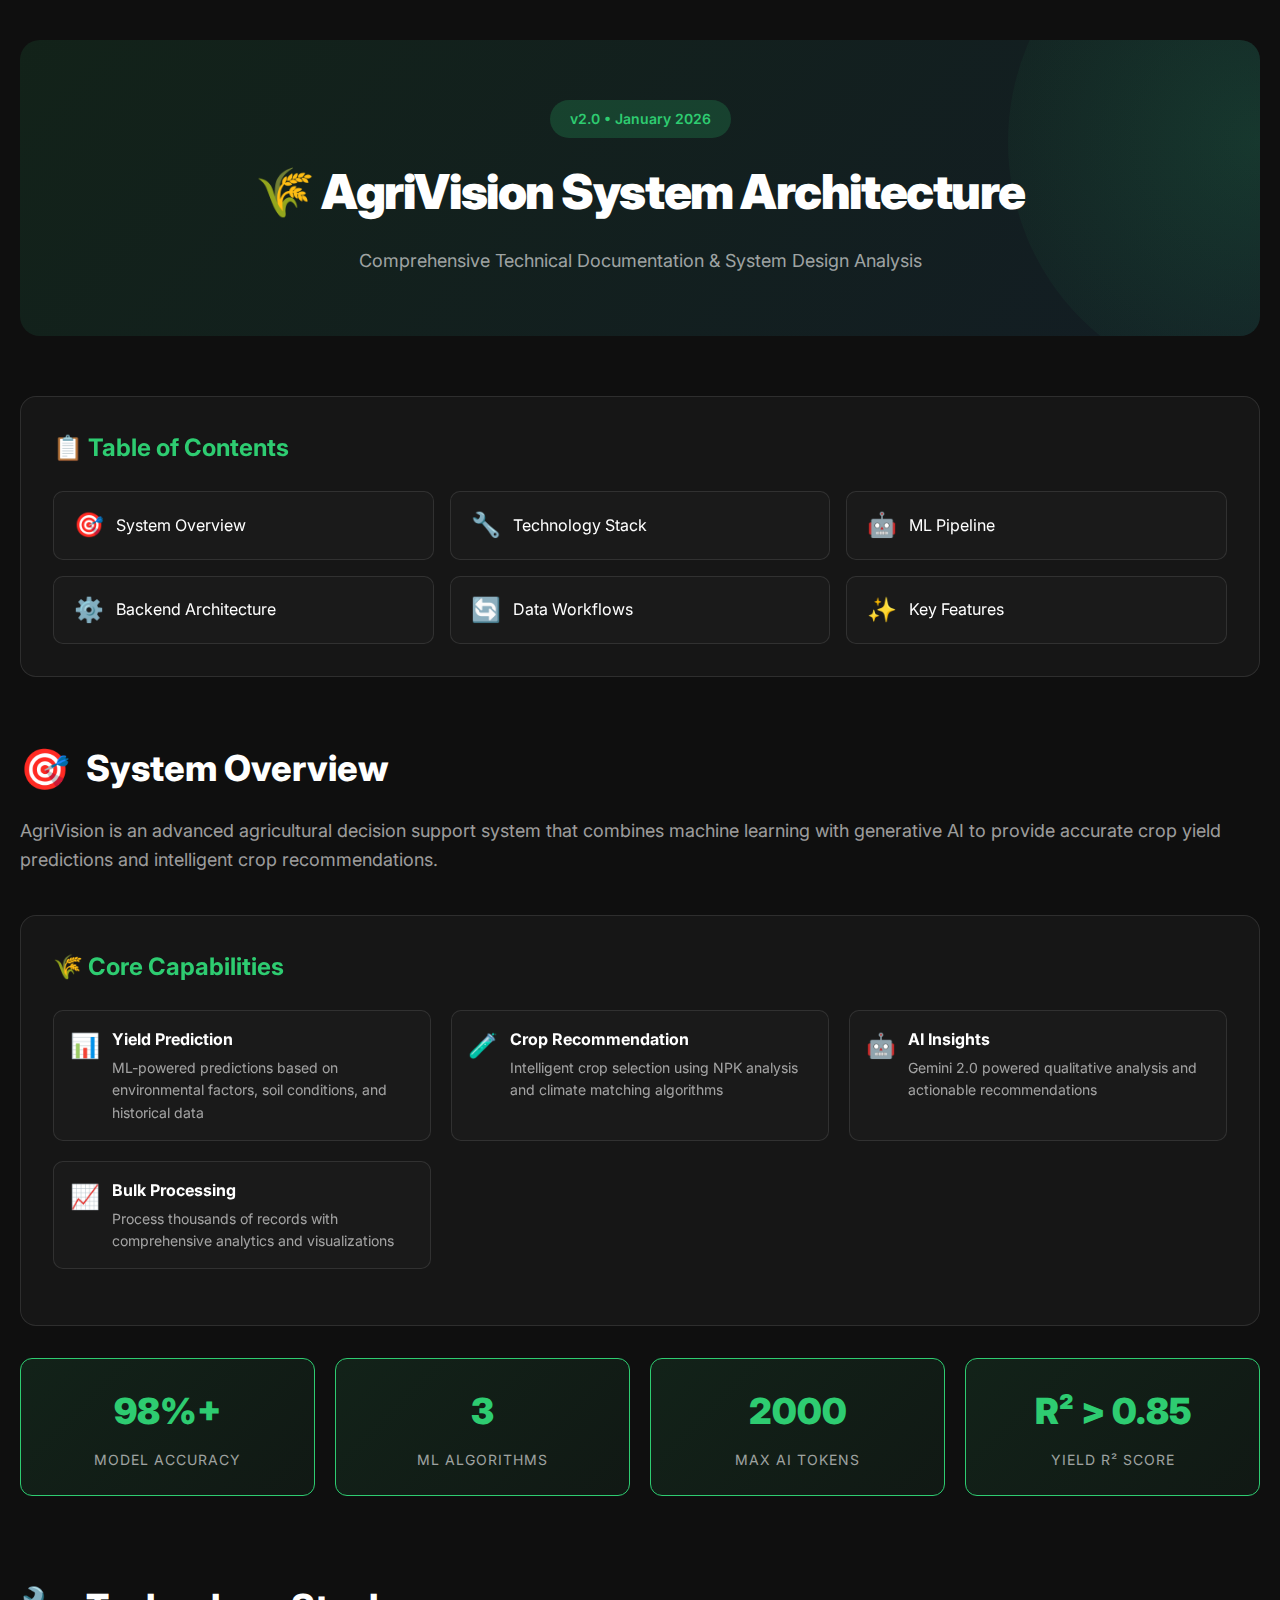
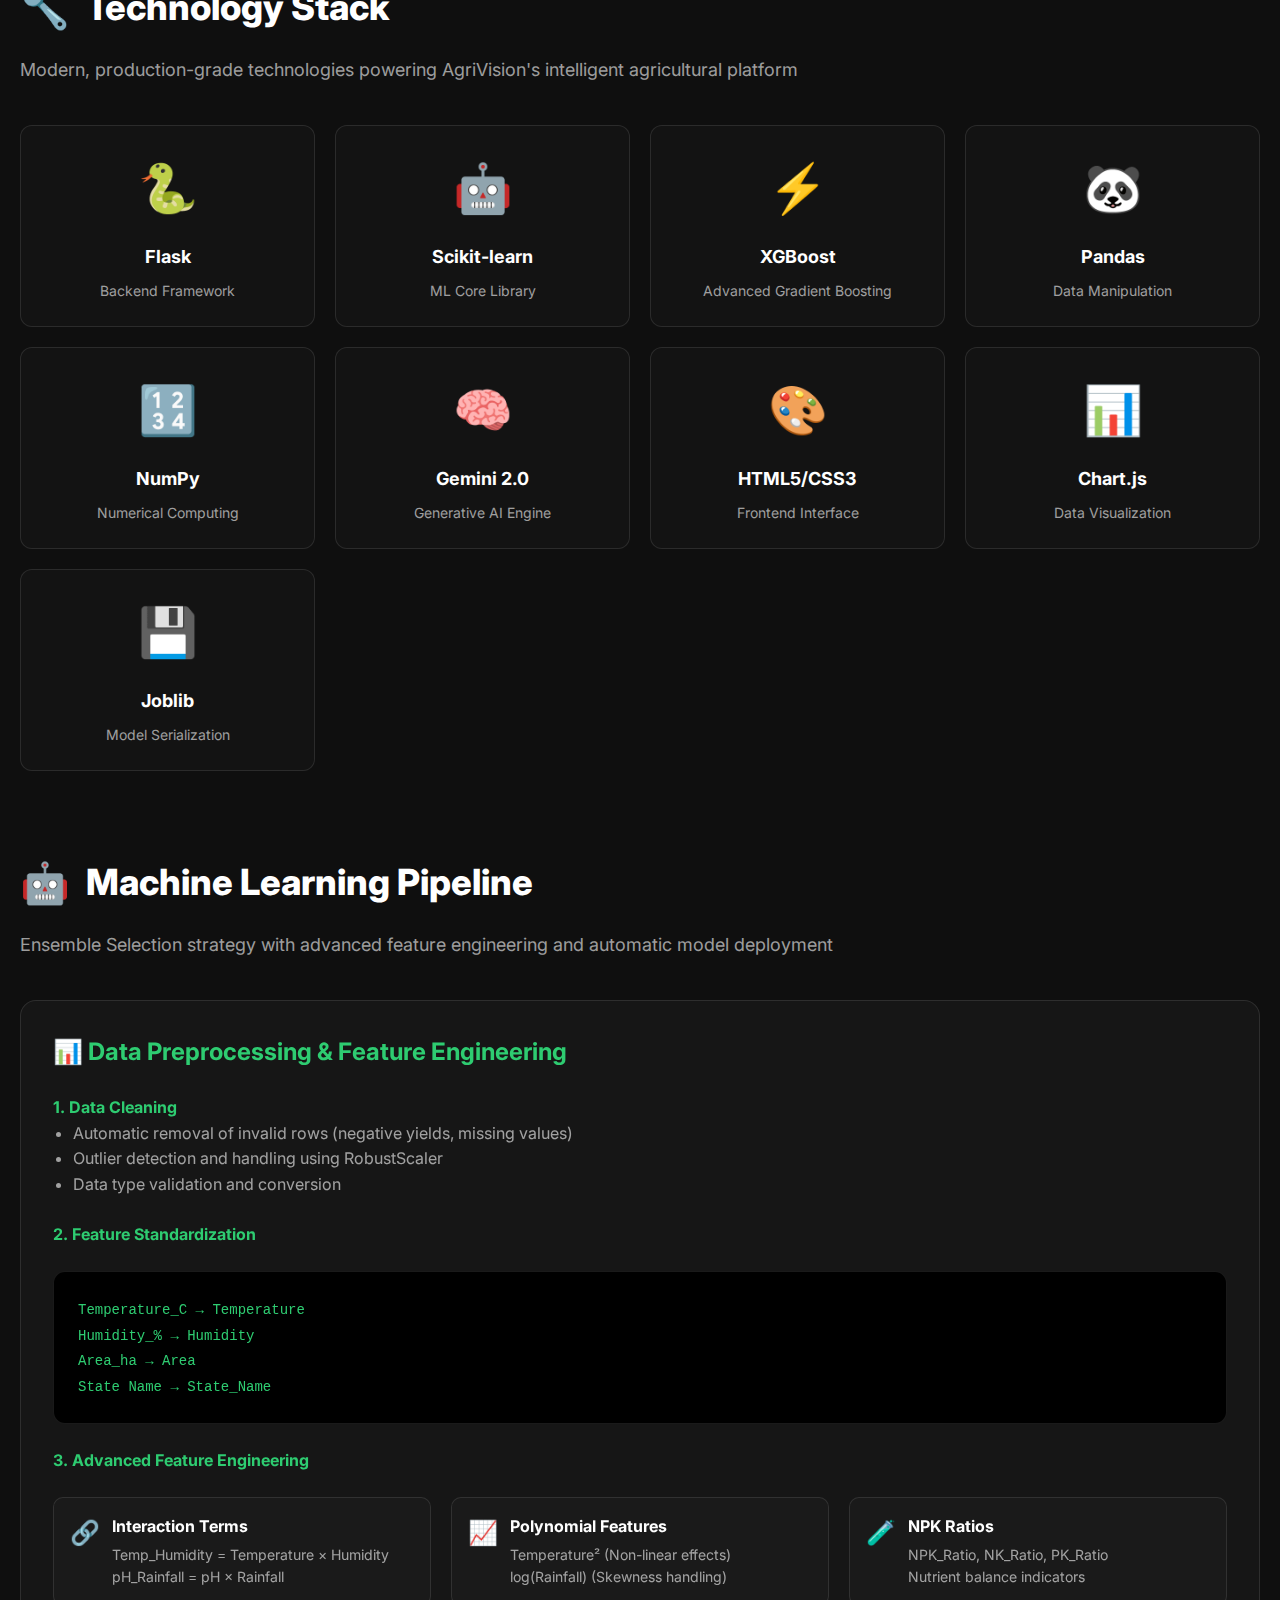
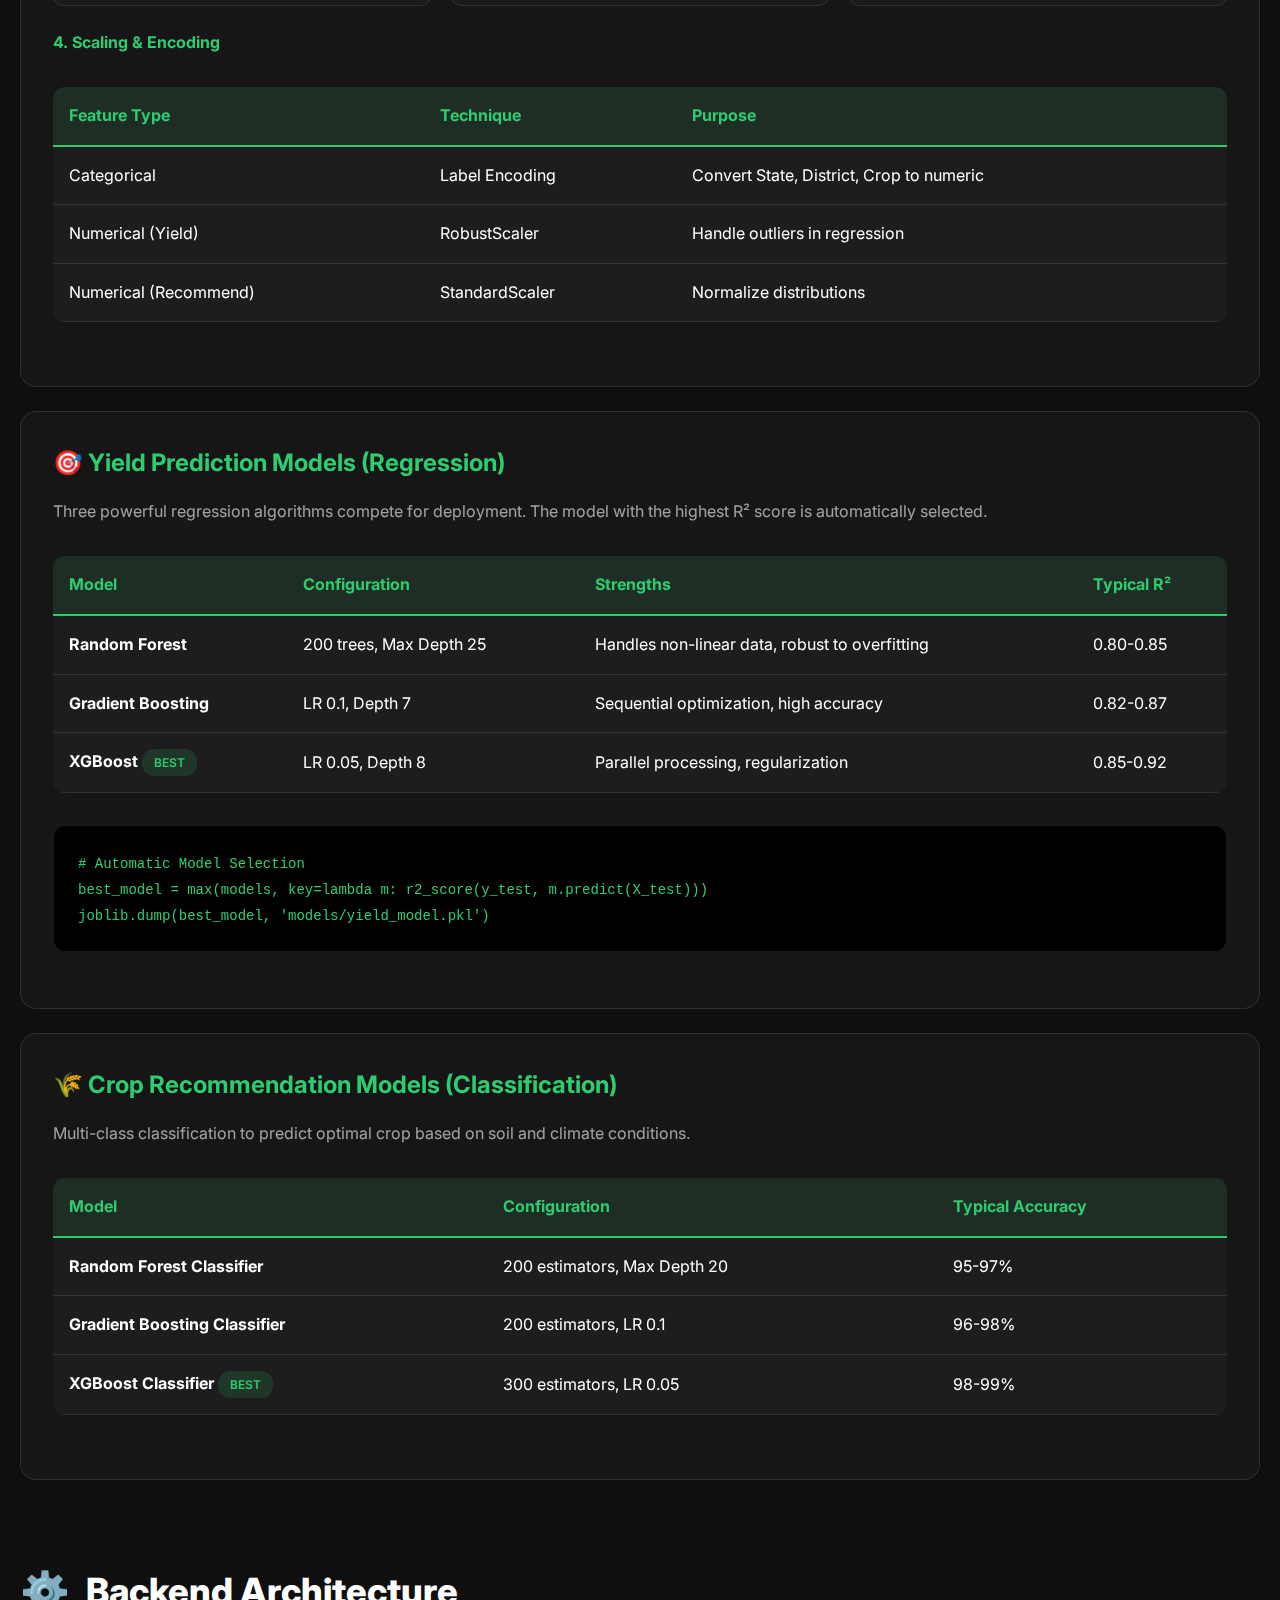
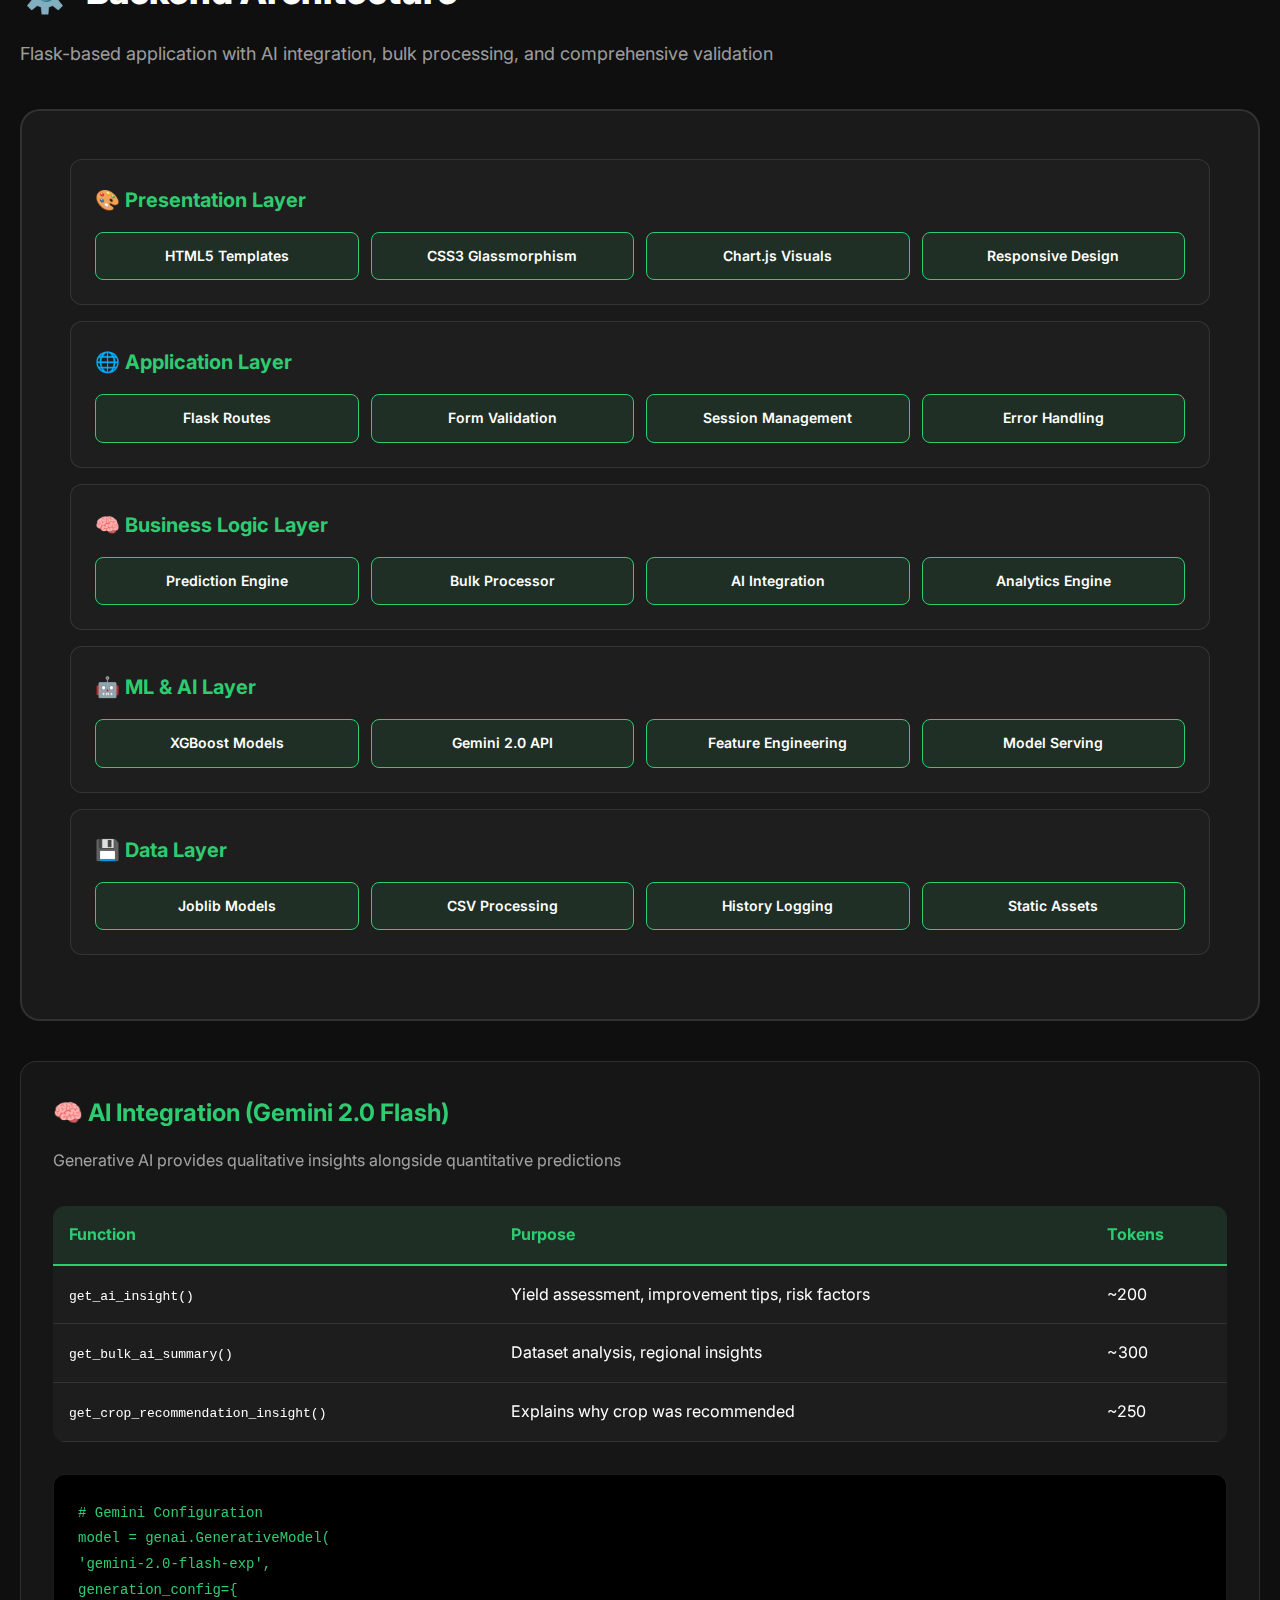
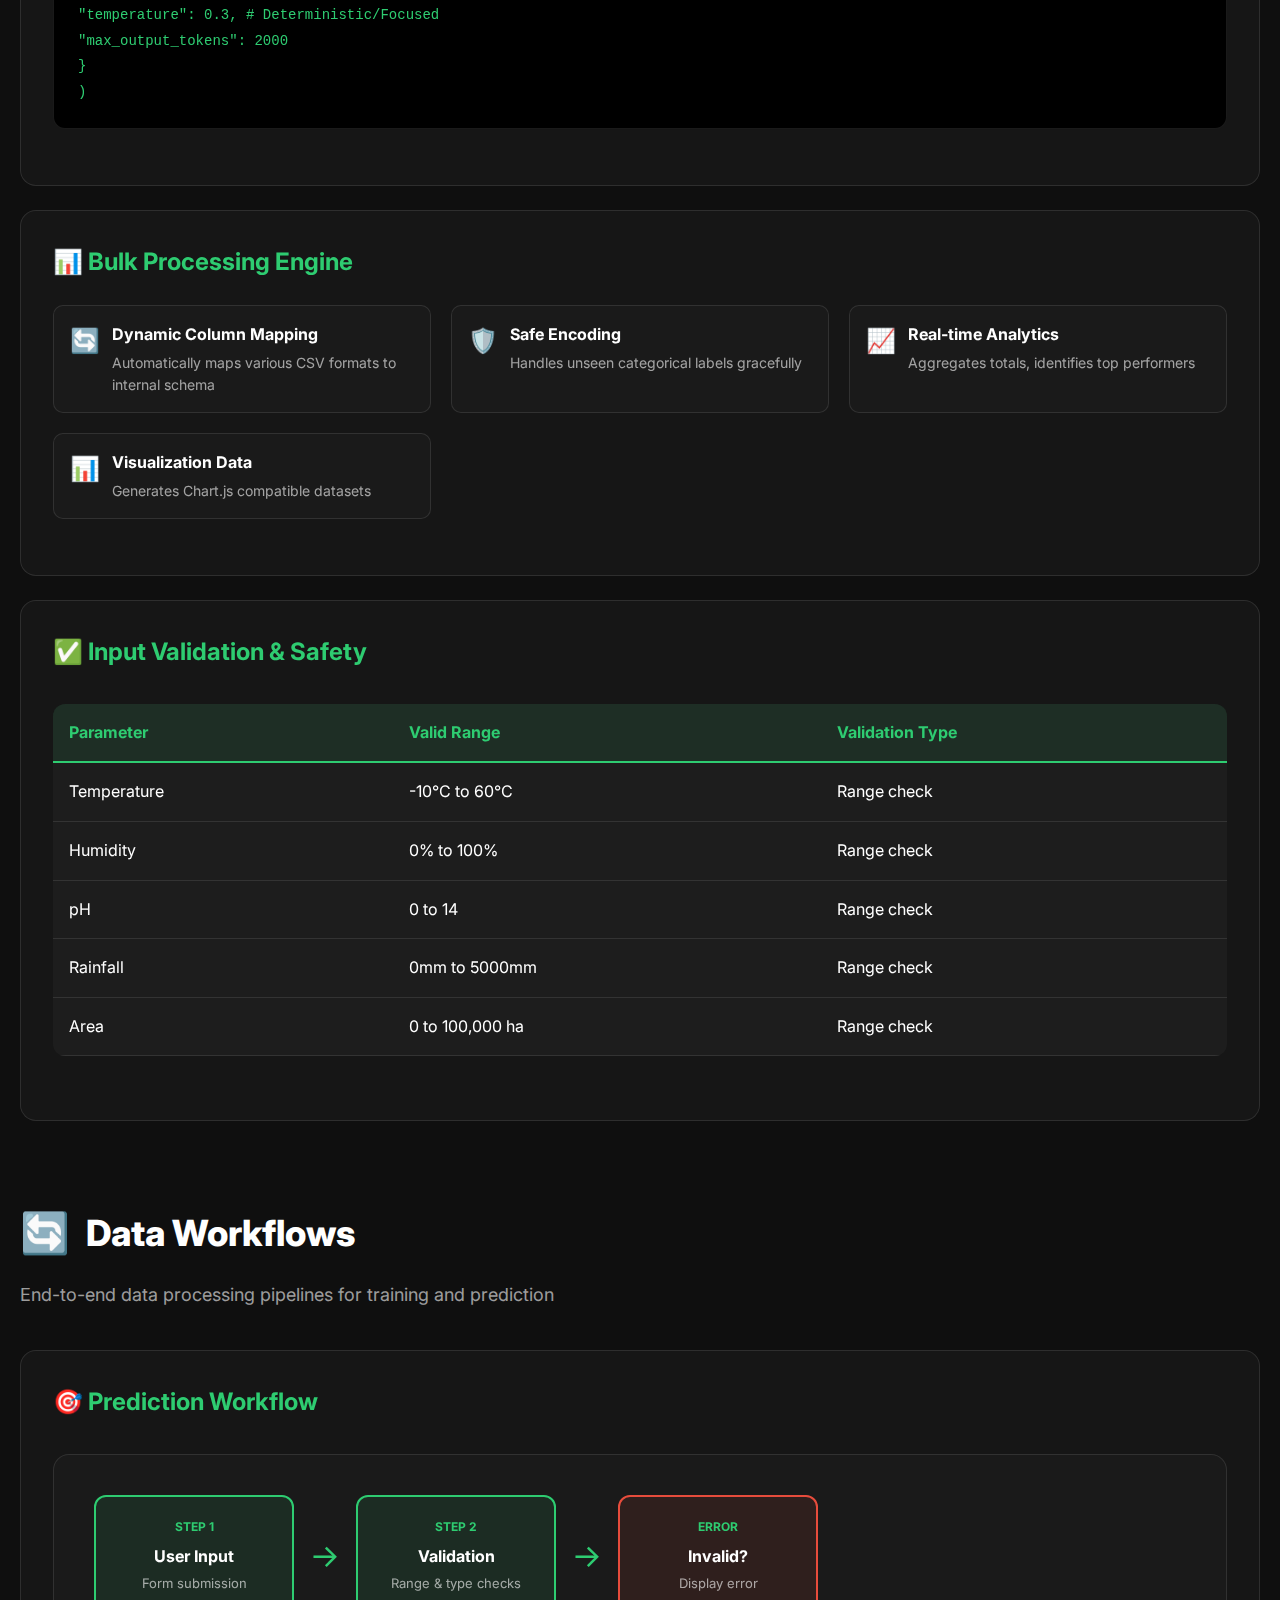
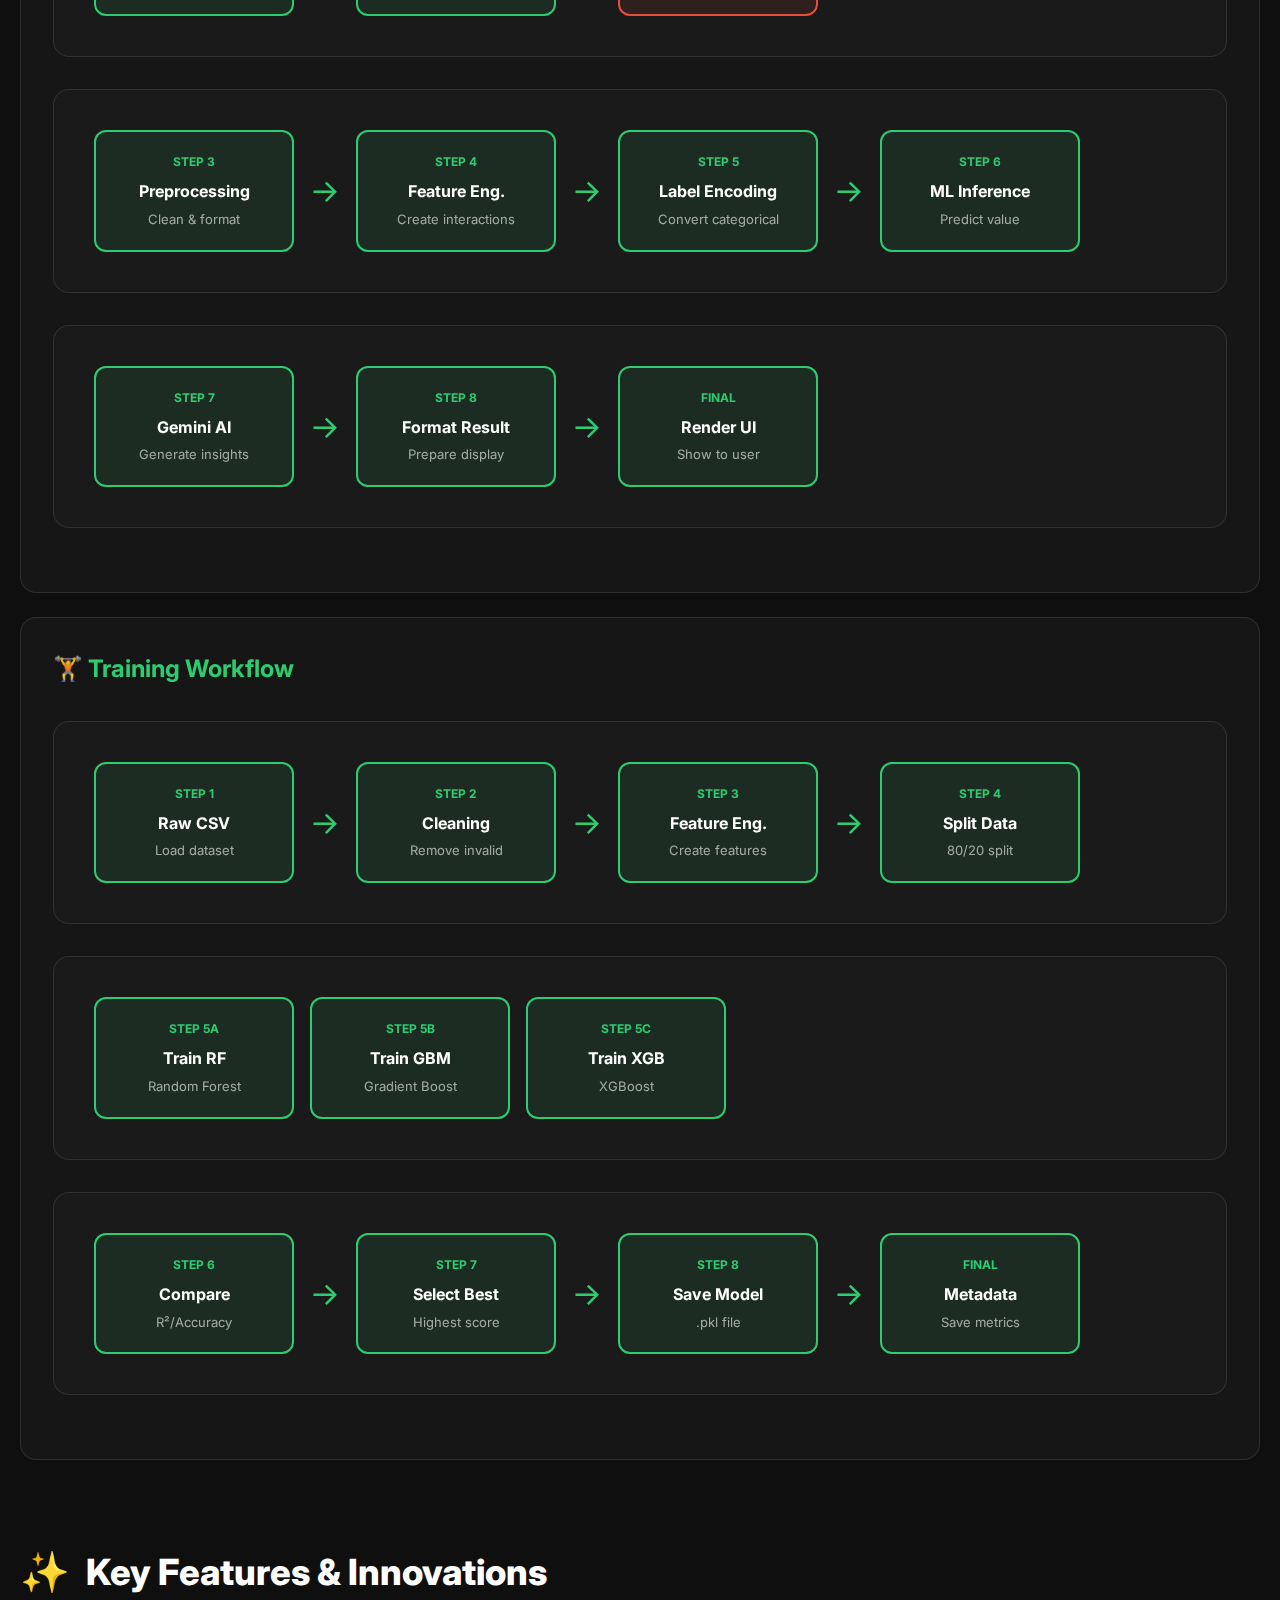
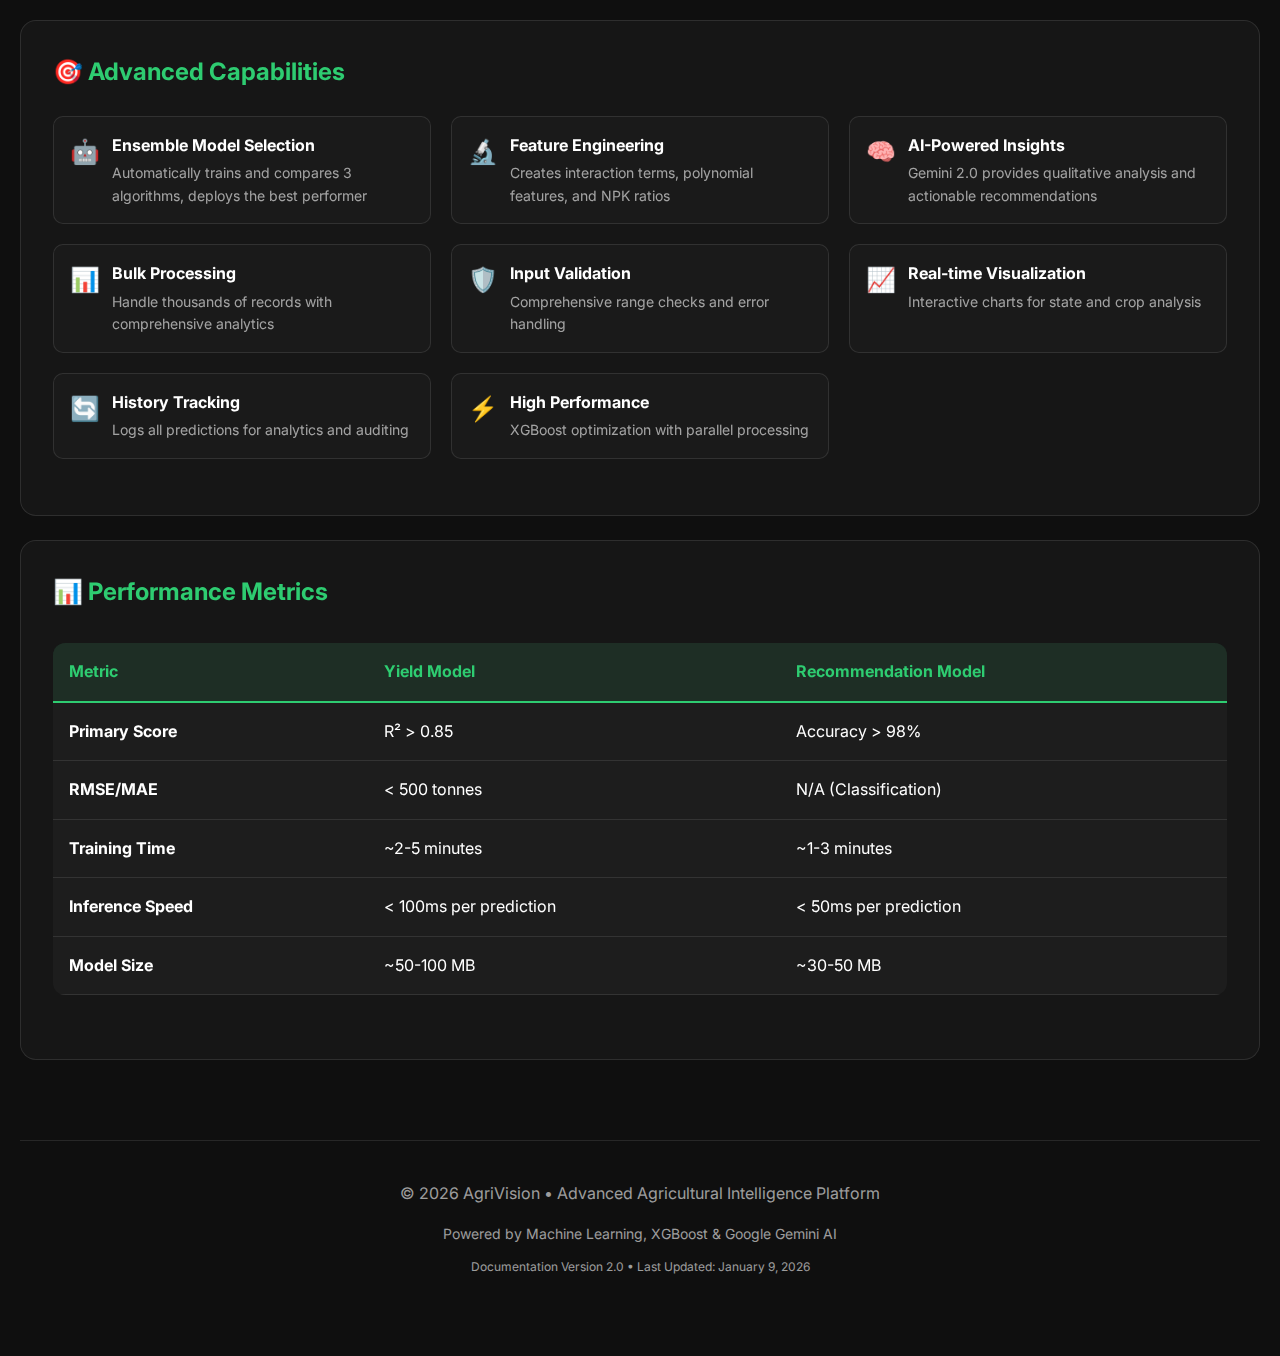
<file: About/working.html>
<!DOCTYPE html>
<html lang="en">
<head>
    <meta charset="UTF-8">
    <meta name="viewport" content="width=device-width, initial-scale=1.0">
    <title>AgriVision System Architecture - Technical Documentation</title>
    <style>
        @import url('https://fonts.googleapis.com/css2?family=Inter:wght@300;400;500;600;700;800;900&display=swap');
        
        :root {
            --primary: #2ecc71;
            --secondary: #27ae60;
            --accent: #3498db;
            --dark: #0f0f0f;
            --darker: #1a1a1a;
            --card-bg: rgba(255, 255, 255, 0.03);
            --border: rgba(255, 255, 255, 0.1);
            --text: #ffffff;
            --text-muted: rgba(255, 255, 255, 0.6);
            --warning: #f39c12;
            --danger: #e74c3c;
        }
        
        * {
            margin: 0;
            padding: 0;
            box-sizing: border-box;
        }
        
        body {
            font-family: 'Inter', -apple-system, BlinkMacSystemFont, sans-serif;
            background: var(--dark);
            color: var(--text);
            line-height: 1.6;
            overflow-x: hidden;
        }
        
        .container {
            max-width: 1400px;
            margin: 0 auto;
            padding: 40px 20px;
        }
        
        /* Header */
        .doc-header {
            text-align: center;
            padding: 60px 20px;
            background: linear-gradient(135deg, rgba(46, 204, 113, 0.1), rgba(52, 152, 219, 0.1));
            border-radius: 20px;
            margin-bottom: 60px;
            position: relative;
            overflow: hidden;
        }
        
        .doc-header::before {
            content: '';
            position: absolute;
            top: -50%;
            right: -20%;
            width: 500px;
            height: 500px;
            background: radial-gradient(circle, rgba(46, 204, 113, 0.15), transparent);
            border-radius: 50%;
        }
        
        .doc-header h1 {
            font-size: 48px;
            font-weight: 900;
            margin-bottom: 16px;
            letter-spacing: -0.03em;
            position: relative;
        }
        
        .doc-header .version {
            display: inline-block;
            padding: 8px 20px;
            background: rgba(46, 204, 113, 0.2);
            border-radius: 20px;
            font-size: 14px;
            font-weight: 600;
            color: var(--primary);
            margin-bottom: 16px;
        }
        
        .doc-header p {
            font-size: 18px;
            color: var(--text-muted);
            max-width: 800px;
            margin: 0 auto;
            position: relative;
        }
        
        /* Table of Contents */
        .toc {
            background: var(--card-bg);
            backdrop-filter: blur(10px);
            border: 1px solid var(--border);
            border-radius: 16px;
            padding: 32px;
            margin-bottom: 60px;
        }
        
        .toc h2 {
            font-size: 24px;
            margin-bottom: 24px;
            color: var(--primary);
        }
        
        .toc-list {
            display: grid;
            grid-template-columns: repeat(auto-fit, minmax(300px, 1fr));
            gap: 16px;
            list-style: none;
        }
        
        .toc-list li a {
            display: flex;
            align-items: center;
            gap: 12px;
            padding: 14px 20px;
            background: rgba(255, 255, 255, 0.02);
            border: 1px solid var(--border);
            border-radius: 10px;
            text-decoration: none;
            color: var(--text);
            transition: all 0.3s;
        }
        
        .toc-list li a:hover {
            background: rgba(46, 204, 113, 0.1);
            border-color: var(--primary);
            transform: translateX(4px);
        }
        
        .toc-icon {
            font-size: 24px;
        }
        
        /* Sections */
        .section {
            margin-bottom: 80px;
        }
        
        .section-title {
            font-size: 36px;
            font-weight: 800;
            margin-bottom: 16px;
            display: flex;
            align-items: center;
            gap: 16px;
        }
        
        .section-title .icon {
            font-size: 40px;
        }
        
        .section-subtitle {
            font-size: 18px;
            color: var(--text-muted);
            margin-bottom: 40px;
        }
        
        /* Card */
        .card {
            background: var(--card-bg);
            backdrop-filter: blur(10px);
            border: 1px solid var(--border);
            border-radius: 16px;
            padding: 32px;
            margin-bottom: 24px;
        }
        
        .card h3 {
            font-size: 24px;
            margin-bottom: 16px;
            color: var(--primary);
        }
        
        /* Tech Stack Grid */
        .tech-grid {
            display: grid;
            grid-template-columns: repeat(auto-fit, minmax(250px, 1fr));
            gap: 20px;
            margin-top: 32px;
        }
        
        .tech-item {
            background: rgba(255, 255, 255, 0.02);
            border: 1px solid var(--border);
            border-radius: 12px;
            padding: 24px;
            text-align: center;
            transition: all 0.3s;
        }
        
        .tech-item:hover {
            transform: translateY(-4px);
            border-color: var(--primary);
            box-shadow: 0 8px 24px rgba(46, 204, 113, 0.2);
        }
        
        .tech-icon {
            font-size: 48px;
            margin-bottom: 16px;
        }
        
        .tech-name {
            font-size: 18px;
            font-weight: 700;
            margin-bottom: 8px;
        }
        
        .tech-desc {
            font-size: 14px;
            color: var(--text-muted);
        }
        
        /* Model Comparison Table */
        .model-table {
            width: 100%;
            border-collapse: collapse;
            margin: 32px 0;
            background: var(--card-bg);
            border-radius: 12px;
            overflow: hidden;
        }
        
        .model-table thead {
            background: rgba(46, 204, 113, 0.1);
        }
        
        .model-table th {
            padding: 16px;
            text-align: left;
            font-weight: 700;
            color: var(--primary);
            border-bottom: 2px solid var(--primary);
        }
        
        .model-table td {
            padding: 16px;
            border-bottom: 1px solid var(--border);
        }
        
        .model-table tbody tr:hover {
            background: rgba(255, 255, 255, 0.02);
        }
        
        .badge {
            display: inline-block;
            padding: 4px 12px;
            background: rgba(46, 204, 113, 0.15);
            color: var(--primary);
            border-radius: 12px;
            font-size: 12px;
            font-weight: 600;
            text-transform: uppercase;
        }
        
        .badge.warning {
            background: rgba(243, 156, 18, 0.15);
            color: var(--warning);
        }
        
        /* Flow Diagram */
        .flow-diagram {
            background: var(--darker);
            border: 1px solid var(--border);
            border-radius: 16px;
            padding: 40px;
            margin: 32px 0;
            overflow-x: auto;
        }
        
        .flow-steps {
            display: flex;
            align-items: center;
            gap: 16px;
            min-width: max-content;
        }
        
        .flow-step {
            background: rgba(46, 204, 113, 0.1);
            border: 2px solid var(--primary);
            border-radius: 12px;
            padding: 20px 24px;
            min-width: 200px;
            text-align: center;
            position: relative;
        }
        
        .flow-step.error {
            background: rgba(231, 76, 60, 0.1);
            border-color: var(--danger);
        }
        
        .flow-step-number {
            font-size: 12px;
            font-weight: 700;
            color: var(--primary);
            margin-bottom: 8px;
        }
        
        .flow-step-title {
            font-size: 16px;
            font-weight: 700;
            margin-bottom: 4px;
        }
        
        .flow-step-desc {
            font-size: 13px;
            color: var(--text-muted);
        }
        
        .flow-arrow {
            font-size: 32px;
            color: var(--primary);
        }
        
        /* Feature List */
        .feature-list {
            display: grid;
            grid-template-columns: repeat(auto-fit, minmax(280px, 1fr));
            gap: 20px;
            list-style: none;
            margin: 24px 0;
        }
        
        .feature-item {
            display: flex;
            align-items: flex-start;
            gap: 12px;
            padding: 16px;
            background: rgba(255, 255, 255, 0.02);
            border: 1px solid var(--border);
            border-radius: 10px;
        }
        
        .feature-icon {
            font-size: 24px;
            flex-shrink: 0;
        }
        
        .feature-content h4 {
            font-size: 16px;
            margin-bottom: 4px;
        }
        
        .feature-content p {
            font-size: 14px;
            color: var(--text-muted);
        }
        
        /* Code Block */
        .code-block {
            background: #000;
            border: 1px solid var(--border);
            border-radius: 12px;
            padding: 24px;
            margin: 24px 0;
            overflow-x: auto;
        }
        
        .code-block code {
            font-family: 'Courier New', monospace;
            font-size: 14px;
            color: #2ecc71;
        }
        
        /* Architecture Diagram */
        .arch-diagram {
            background: var(--darker);
            border: 2px solid var(--border);
            border-radius: 20px;
            padding: 48px;
            margin: 40px 0;
        }
        
        .arch-layer {
            background: rgba(255, 255, 255, 0.02);
            border: 1px solid var(--border);
            border-radius: 12px;
            padding: 24px;
            margin-bottom: 16px;
        }
        
        .arch-layer-title {
            font-size: 20px;
            font-weight: 700;
            color: var(--primary);
            margin-bottom: 16px;
            display: flex;
            align-items: center;
            gap: 12px;
        }
        
        .arch-components {
            display: grid;
            grid-template-columns: repeat(auto-fit, minmax(200px, 1fr));
            gap: 12px;
        }
        
        .arch-component {
            background: rgba(46, 204, 113, 0.1);
            border: 1px solid var(--primary);
            border-radius: 8px;
            padding: 12px 16px;
            text-align: center;
            font-size: 14px;
            font-weight: 600;
        }
        
        /* Metrics */
        .metrics-grid {
            display: grid;
            grid-template-columns: repeat(auto-fit, minmax(200px, 1fr));
            gap: 20px;
            margin: 32px 0;
        }
        
        .metric-card {
            background: linear-gradient(135deg, rgba(46, 204, 113, 0.1), rgba(46, 204, 113, 0.05));
            border: 1px solid var(--primary);
            border-radius: 12px;
            padding: 24px;
            text-align: center;
        }
        
        .metric-value {
            font-size: 36px;
            font-weight: 900;
            color: var(--primary);
            margin-bottom: 8px;
        }
        
        .metric-label {
            font-size: 14px;
            color: var(--text-muted);
            text-transform: uppercase;
            letter-spacing: 1px;
        }
        
        /* Responsive */
        @media (max-width: 768px) {
            .doc-header h1 {
                font-size: 32px;
            }
            
            .section-title {
                font-size: 28px;
            }
            
            .flow-steps {
                flex-direction: column;
            }
            
            .flow-arrow {
                transform: rotate(90deg);
            }
        }
        
        /* Print Styles */
        @media print {
            body {
                background: white;
                color: black;
            }
            
            .card, .flow-diagram, .arch-diagram {
                border: 1px solid #ccc;
                page-break-inside: avoid;
            }
        }
    </style>
</head>
<body>
    <div class="container">
        <!-- Header -->
        <div class="doc-header">
            <span class="version">v2.0 • January 2026</span>
            <h1>🌾 AgriVision System Architecture</h1>
            <p>Comprehensive Technical Documentation & System Design Analysis</p>
        </div>

        <!-- Table of Contents -->
        <div class="toc">
            <h2>📋 Table of Contents</h2>
            <ul class="toc-list">
                <li><a href="#overview"><span class="toc-icon">🎯</span> System Overview</a></li>
                <li><a href="#tech-stack"><span class="toc-icon">🔧</span> Technology Stack</a></li>
                <li><a href="#ml-pipeline"><span class="toc-icon">🤖</span> ML Pipeline</a></li>
                <li><a href="#backend"><span class="toc-icon">⚙️</span> Backend Architecture</a></li>
                <li><a href="#workflows"><span class="toc-icon">🔄</span> Data Workflows</a></li>
                <li><a href="#features"><span class="toc-icon">✨</span> Key Features</a></li>
            </ul>
        </div>

        <!-- System Overview -->
        <section id="overview" class="section">
            <h2 class="section-title">
                <span class="icon">🎯</span>
                System Overview
            </h2>
            <p class="section-subtitle">AgriVision is an advanced agricultural decision support system that combines machine learning with generative AI to provide accurate crop yield predictions and intelligent crop recommendations.</p>
            
            <div class="card">
                <h3>🌾 Core Capabilities</h3>
                <ul class="feature-list">
                    <li class="feature-item">
                        <span class="feature-icon">📊</span>
                        <div class="feature-content">
                            <h4>Yield Prediction</h4>
                            <p>ML-powered predictions based on environmental factors, soil conditions, and historical data</p>
                        </div>
                    </li>
                    <li class="feature-item">
                        <span class="feature-icon">🧪</span>
                        <div class="feature-content">
                            <h4>Crop Recommendation</h4>
                            <p>Intelligent crop selection using NPK analysis and climate matching algorithms</p>
                        </div>
                    </li>
                    <li class="feature-item">
                        <span class="feature-icon">🤖</span>
                        <div class="feature-content">
                            <h4>AI Insights</h4>
                            <p>Gemini 2.0 powered qualitative analysis and actionable recommendations</p>
                        </div>
                    </li>
                    <li class="feature-item">
                        <span class="feature-icon">📈</span>
                        <div class="feature-content">
                            <h4>Bulk Processing</h4>
                            <p>Process thousands of records with comprehensive analytics and visualizations</p>
                        </div>
                    </li>
                </ul>
            </div>

            <div class="metrics-grid">
                <div class="metric-card">
                    <div class="metric-value">98%+</div>
                    <div class="metric-label">Model Accuracy</div>
                </div>
                <div class="metric-card">
                    <div class="metric-value">3</div>
                    <div class="metric-label">ML Algorithms</div>
                </div>
                <div class="metric-card">
                    <div class="metric-value">2000</div>
                    <div class="metric-label">Max AI Tokens</div>
                </div>
                <div class="metric-card">
                    <div class="metric-value">R² > 0.85</div>
                    <div class="metric-label">Yield R² Score</div>
                </div>
            </div>
        </section>

        <!-- Technology Stack -->
        <section id="tech-stack" class="section">
            <h2 class="section-title">
                <span class="icon">🔧</span>
                Technology Stack
            </h2>
            <p class="section-subtitle">Modern, production-grade technologies powering AgriVision's intelligent agricultural platform</p>
            
            <div class="tech-grid">
                <div class="tech-item">
                    <div class="tech-icon">🐍</div>
                    <div class="tech-name">Flask</div>
                    <div class="tech-desc">Backend Framework</div>
                </div>
                <div class="tech-item">
                    <div class="tech-icon">🤖</div>
                    <div class="tech-name">Scikit-learn</div>
                    <div class="tech-desc">ML Core Library</div>
                </div>
                <div class="tech-item">
                    <div class="tech-icon">⚡</div>
                    <div class="tech-name">XGBoost</div>
                    <div class="tech-desc">Advanced Gradient Boosting</div>
                </div>
                <div class="tech-item">
                    <div class="tech-icon">🐼</div>
                    <div class="tech-name">Pandas</div>
                    <div class="tech-desc">Data Manipulation</div>
                </div>
                <div class="tech-item">
                    <div class="tech-icon">🔢</div>
                    <div class="tech-name">NumPy</div>
                    <div class="tech-desc">Numerical Computing</div>
                </div>
                <div class="tech-item">
                    <div class="tech-icon">🧠</div>
                    <div class="tech-name">Gemini 2.0</div>
                    <div class="tech-desc">Generative AI Engine</div>
                </div>
                <div class="tech-item">
                    <div class="tech-icon">🎨</div>
                    <div class="tech-name">HTML5/CSS3</div>
                    <div class="tech-desc">Frontend Interface</div>
                </div>
                <div class="tech-item">
                    <div class="tech-icon">📊</div>
                    <div class="tech-name">Chart.js</div>
                    <div class="tech-desc">Data Visualization</div>
                </div>
                <div class="tech-item">
                    <div class="tech-icon">💾</div>
                    <div class="tech-name">Joblib</div>
                    <div class="tech-desc">Model Serialization</div>
                </div>
            </div>
        </section>

        <!-- ML Pipeline -->
        <section id="ml-pipeline" class="section">
            <h2 class="section-title">
                <span class="icon">🤖</span>
                Machine Learning Pipeline
            </h2>
            <p class="section-subtitle">Ensemble Selection strategy with advanced feature engineering and automatic model deployment</p>
            
            <div class="card">
                <h3>📊 Data Preprocessing & Feature Engineering</h3>
                
                <h4 style="margin-top: 24px; color: var(--primary);">1. Data Cleaning</h4>
                <ul style="margin-left: 20px; color: var(--text-muted);">
                    <li>Automatic removal of invalid rows (negative yields, missing values)</li>
                    <li>Outlier detection and handling using RobustScaler</li>
                    <li>Data type validation and conversion</li>
                </ul>

                <h4 style="margin-top: 24px; color: var(--primary);">2. Feature Standardization</h4>
                <div class="code-block">
                    <code>
Temperature_C → Temperature<br>
Humidity_% → Humidity<br>
Area_ha → Area<br>
State Name → State_Name
                    </code>
                </div>

                <h4 style="margin-top: 24px; color: var(--primary);">3. Advanced Feature Engineering</h4>
                <ul class="feature-list">
                    <li class="feature-item">
                        <span class="feature-icon">🔗</span>
                        <div class="feature-content">
                            <h4>Interaction Terms</h4>
                            <p>Temp_Humidity = Temperature × Humidity<br>pH_Rainfall = pH × Rainfall</p>
                        </div>
                    </li>
                    <li class="feature-item">
                        <span class="feature-icon">📈</span>
                        <div class="feature-content">
                            <h4>Polynomial Features</h4>
                            <p>Temperature² (Non-linear effects)<br>log(Rainfall) (Skewness handling)</p>
                        </div>
                    </li>
                    <li class="feature-item">
                        <span class="feature-icon">🧪</span>
                        <div class="feature-content">
                            <h4>NPK Ratios</h4>
                            <p>NPK_Ratio, NK_Ratio, PK_Ratio<br>Nutrient balance indicators</p>
                        </div>
                    </li>
                </ul>

                <h4 style="margin-top: 24px; color: var(--primary);">4. Scaling & Encoding</h4>
                <table class="model-table">
                    <thead>
                        <tr>
                            <th>Feature Type</th>
                            <th>Technique</th>
                            <th>Purpose</th>
                        </tr>
                    </thead>
                    <tbody>
                        <tr>
                            <td>Categorical</td>
                            <td>Label Encoding</td>
                            <td>Convert State, District, Crop to numeric</td>
                        </tr>
                        <tr>
                            <td>Numerical (Yield)</td>
                            <td>RobustScaler</td>
                            <td>Handle outliers in regression</td>
                        </tr>
                        <tr>
                            <td>Numerical (Recommend)</td>
                            <td>StandardScaler</td>
                            <td>Normalize distributions</td>
                        </tr>
                    </tbody>
                </table>
            </div>

            <div class="card">
                <h3>🎯 Yield Prediction Models (Regression)</h3>
                <p style="color: var(--text-muted); margin-bottom: 24px;">Three powerful regression algorithms compete for deployment. The model with the highest R² score is automatically selected.</p>
                
                <table class="model-table">
                    <thead>
                        <tr>
                            <th>Model</th>
                            <th>Configuration</th>
                            <th>Strengths</th>
                            <th>Typical R²</th>
                        </tr>
                    </thead>
                    <tbody>
                        <tr>
                            <td><strong>Random Forest</strong></td>
                            <td>200 trees, Max Depth 25</td>
                            <td>Handles non-linear data, robust to overfitting</td>
                            <td>0.80-0.85</td>
                        </tr>
                        <tr>
                            <td><strong>Gradient Boosting</strong></td>
                            <td>LR 0.1, Depth 7</td>
                            <td>Sequential optimization, high accuracy</td>
                            <td>0.82-0.87</td>
                        </tr>
                        <tr>
                            <td><strong>XGBoost</strong> <span class="badge">Best</span></td>
                            <td>LR 0.05, Depth 8</td>
                            <td>Parallel processing, regularization</td>
                            <td>0.85-0.92</td>
                        </tr>
                    </tbody>
                </table>

                <div class="code-block" style="margin-top: 24px;">
                    <code>
# Automatic Model Selection<br>
best_model = max(models, key=lambda m: r2_score(y_test, m.predict(X_test)))<br>
joblib.dump(best_model, 'models/yield_model.pkl')
                    </code>
                </div>
            </div>

            <div class="card">
                <h3>🌾 Crop Recommendation Models (Classification)</h3>
                <p style="color: var(--text-muted); margin-bottom: 24px;">Multi-class classification to predict optimal crop based on soil and climate conditions.</p>
                
                <table class="model-table">
                    <thead>
                        <tr>
                            <th>Model</th>
                            <th>Configuration</th>
                            <th>Typical Accuracy</th>
                        </tr>
                    </thead>
                    <tbody>
                        <tr>
                            <td><strong>Random Forest Classifier</strong></td>
                            <td>200 estimators, Max Depth 20</td>
                            <td>95-97%</td>
                        </tr>
                        <tr>
                            <td><strong>Gradient Boosting Classifier</strong></td>
                            <td>200 estimators, LR 0.1</td>
                            <td>96-98%</td>
                        </tr>
                        <tr>
                            <td><strong>XGBoost Classifier</strong> <span class="badge">Best</span></td>
                            <td>300 estimators, LR 0.05</td>
                            <td>98-99%</td>
                        </tr>
                    </tbody>
                </table>
            </div>
        </section>

        <!-- Backend Architecture -->
        <section id="backend" class="section">
            <h2 class="section-title">
                <span class="icon">⚙️</span>
                Backend Architecture
            </h2>
            <p class="section-subtitle">Flask-based application with AI integration, bulk processing, and comprehensive validation</p>
            
            <div class="arch-diagram">
                <div class="arch-layer">
                    <div class="arch-layer-title">🎨 Presentation Layer</div>
                    <div class="arch-components">
                        <div class="arch-component">HTML5 Templates</div>
                        <div class="arch-component">CSS3 Glassmorphism</div>
                        <div class="arch-component">Chart.js Visuals</div>
                        <div class="arch-component">Responsive Design</div>
                    </div>
                </div>

                <div class="arch-layer">
                    <div class="arch-layer-title">🌐 Application Layer</div>
                    <div class="arch-components">
                        <div class="arch-component">Flask Routes</div>
                        <div class="arch-component">Form Validation</div>
                        <div class="arch-component">Session Management</div>
                        <div class="arch-component">Error Handling</div>
                    </div>
                </div>

                <div class="arch-layer">
                    <div class="arch-layer-title">🧠 Business Logic Layer</div>
                    <div class="arch-components">
                        <div class="arch-component">Prediction Engine</div>
                        <div class="arch-component">Bulk Processor</div>
                        <div class="arch-component">AI Integration</div>
                        <div class="arch-component">Analytics Engine</div>
                    </div>
                </div>

                <div class="arch-layer">
                    <div class="arch-layer-title">🤖 ML & AI Layer</div>
                    <div class="arch-components">
                        <div class="arch-component">XGBoost Models</div>
                        <div class="arch-component">Gemini 2.0 API</div>
                        <div class="arch-component">Feature Engineering</div>
                        <div class="arch-component">Model Serving</div>
                    </div>
                </div>

                <div class="arch-layer">
                    <div class="arch-layer-title">💾 Data Layer</div>
                    <div class="arch-components">
                        <div class="arch-component">Joblib Models</div>
                        <div class="arch-component">CSV Processing</div>
                        <div class="arch-component">History Logging</div>
                        <div class="arch-component">Static Assets</div>
                    </div>
                </div>
            </div>

            <div class="card">
                <h3>🧠 AI Integration (Gemini 2.0 Flash)</h3>
                <p style="color: var(--text-muted); margin-bottom: 24px;">Generative AI provides qualitative insights alongside quantitative predictions</p>
                
                <table class="model-table">
                    <thead>
                        <tr>
                            <th>Function</th>
                            <th>Purpose</th>
                            <th>Tokens</th>
                        </tr>
                    </thead>
                    <tbody>
                        <tr>
                            <td><code>get_ai_insight()</code></td>
                            <td>Yield assessment, improvement tips, risk factors</td>
                            <td>~200</td>
                        </tr>
                        <tr>
                            <td><code>get_bulk_ai_summary()</code></td>
                            <td>Dataset analysis, regional insights</td>
                            <td>~300</td>
                        </tr>
                        <tr>
                            <td><code>get_crop_recommendation_insight()</code></td>
                            <td>Explains why crop was recommended</td>
                            <td>~250</td>
                        </tr>
                    </tbody>
                </table>

                <div class="code-block" style="margin-top: 24px;">
                    <code>
# Gemini Configuration<br>
model = genai.GenerativeModel(<br>
    'gemini-2.0-flash-exp',<br>
    generation_config={<br>
        "temperature": 0.3,  # Deterministic/Focused<br>
        "max_output_tokens": 2000<br>
    }<br>
)
                    </code>
                </div>
            </div>

            <div class="card">
                <h3>📊 Bulk Processing Engine</h3>
                <ul class="feature-list">
                    <li class="feature-item">
                        <span class="feature-icon">🔄</span>
                        <div class="feature-content">
                            <h4>Dynamic Column Mapping</h4>
                            <p>Automatically maps various CSV formats to internal schema</p>
                        </div>
                    </li>
                    <li class="feature-item">
                        <span class="feature-icon">🛡️</span>
                        <div class="feature-content">
                            <h4>Safe Encoding</h4>
                            <p>Handles unseen categorical labels gracefully</p>
                        </div>
                    </li>
                    <li class="feature-item">
                        <span class="feature-icon">📈</span>
                        <div class="feature-content">
                            <h4>Real-time Analytics</h4>
                            <p>Aggregates totals, identifies top performers</p>
                        </div>
                    </li>
                    <li class="feature-item">
                        <span class="feature-icon">📊</span>
                        <div class="feature-content">
                            <h4>Visualization Data</h4>
                            <p>Generates Chart.js compatible datasets</p>
                        </div>
                    </li>
                </ul>
            </div>

            <div class="card">
                <h3>✅ Input Validation & Safety</h3>
                <table class="model-table">
                    <thead>
                        <tr>
                            <th>Parameter</th>
                            <th>Valid Range</th>
                            <th>Validation Type</th>
                        </tr>
                    </thead>
                    <tbody>
                        <tr>
                            <td>Temperature</td>
                            <td>-10°C to 60°C</td>
                            <td>Range check</td>
                        </tr>
                        <tr>
                            <td>Humidity</td>
                            <td>0% to 100%</td>
                            <td>Range check</td>
                        </tr>
                        <tr>
                            <td>pH</td>
                            <td>0 to 14</td>
                            <td>Range check</td>
                        </tr>
                        <tr>
                            <td>Rainfall</td>
                            <td>0mm to 5000mm</td>
                            <td>Range check</td>
                        </tr>
                        <tr>
                            <td>Area</td>
                            <td>0 to 100,000 ha</td>
                            <td>Range check</td>
                        </tr>
                    </tbody>
                </table>
            </div>
        </section>

        <!-- Data Workflows -->
        <section id="workflows" class="section">
            <h2 class="section-title">
                <span class="icon">🔄</span>
                Data Workflows
            </h2>
            <p class="section-subtitle">End-to-end data processing pipelines for training and prediction</p>
            
            <div class="card">
                <h3>🎯 Prediction Workflow</h3>
                <div class="flow-diagram">
                    <div class="flow-steps">
                        <div class="flow-step">
                            <div class="flow-step-number">STEP 1</div>
                            <div class="flow-step-title">User Input</div>
                            <div class="flow-step-desc">Form submission</div>
                        </div>
                        <div class="flow-arrow">→</div>
                        <div class="flow-step">
                            <div class="flow-step-number">STEP 2</div>
                            <div class="flow-step-title">Validation</div>
                            <div class="flow-step-desc">Range & type checks</div>
                        </div>
                        <div class="flow-arrow">→</div>
                        <div class="flow-step error">
                            <div class="flow-step-number">ERROR</div>
                            <div class="flow-step-title">Invalid?</div>
                            <div class="flow-step-desc">Display error</div>
                        </div>
                    </div>
                </div>

                <div class="flow-diagram" style="margin-top: 16px;">
                    <div class="flow-steps">
                        <div class="flow-step">
                            <div class="flow-step-number">STEP 3</div>
                            <div class="flow-step-title">Preprocessing</div>
                            <div class="flow-step-desc">Clean & format</div>
                        </div>
                        <div class="flow-arrow">→</div>
                        <div class="flow-step">
                            <div class="flow-step-number">STEP 4</div>
                            <div class="flow-step-title">Feature Eng.</div>
                            <div class="flow-step-desc">Create interactions</div>
                        </div>
                        <div class="flow-arrow">→</div>
                        <div class="flow-step">
                            <div class="flow-step-number">STEP 5</div>
                            <div class="flow-step-title">Label Encoding</div>
                            <div class="flow-step-desc">Convert categorical</div>
                        </div>
                        <div class="flow-arrow">→</div>
                        <div class="flow-step">
                            <div class="flow-step-number">STEP 6</div>
                            <div class="flow-step-title">ML Inference</div>
                            <div class="flow-step-desc">Predict value</div>
                        </div>
                    </div>
                </div>

                <div class="flow-diagram" style="margin-top: 16px;">
                    <div class="flow-steps">
                        <div class="flow-step">
                            <div class="flow-step-number">STEP 7</div>
                            <div class="flow-step-title">Gemini AI</div>
                            <div class="flow-step-desc">Generate insights</div>
                        </div>
                        <div class="flow-arrow">→</div>
                        <div class="flow-step">
                            <div class="flow-step-number">STEP 8</div>
                            <div class="flow-step-title">Format Result</div>
                            <div class="flow-step-desc">Prepare display</div>
                        </div>
                        <div class="flow-arrow">→</div>
                        <div class="flow-step">
                            <div class="flow-step-number">FINAL</div>
                            <div class="flow-step-title">Render UI</div>
                            <div class="flow-step-desc">Show to user</div>
                        </div>
                    </div>
                </div>
            </div>

            <div class="card">
                <h3>🏋️ Training Workflow</h3>
                <div class="flow-diagram">
                    <div class="flow-steps">
                        <div class="flow-step">
                            <div class="flow-step-number">STEP 1</div>
                            <div class="flow-step-title">Raw CSV</div>
                            <div class="flow-step-desc">Load dataset</div>
                        </div>
                        <div class="flow-arrow">→</div>
                        <div class="flow-step">
                            <div class="flow-step-number">STEP 2</div>
                            <div class="flow-step-title">Cleaning</div>
                            <div class="flow-step-desc">Remove invalid</div>
                        </div>
                        <div class="flow-arrow">→</div>
                        <div class="flow-step">
                            <div class="flow-step-number">STEP 3</div>
                            <div class="flow-step-title">Feature Eng.</div>
                            <div class="flow-step-desc">Create features</div>
                        </div>
                        <div class="flow-arrow">→</div>
                        <div class="flow-step">
                            <div class="flow-step-number">STEP 4</div>
                            <div class="flow-step-title">Split Data</div>
                            <div class="flow-step-desc">80/20 split</div>
                        </div>
                    </div>
                </div>

                <div class="flow-diagram" style="margin-top: 16px;">
                    <div class="flow-steps">
                        <div class="flow-step">
                            <div class="flow-step-number">STEP 5A</div>
                            <div class="flow-step-title">Train RF</div>
                            <div class="flow-step-desc">Random Forest</div>
                        </div>
                        <div class="flow-step">
                            <div class="flow-step-number">STEP 5B</div>
                            <div class="flow-step-title">Train GBM</div>
                            <div class="flow-step-desc">Gradient Boost</div>
                        </div>
                        <div class="flow-step">
                            <div class="flow-step-number">STEP 5C</div>
                            <div class="flow-step-title">Train XGB</div>
                            <div class="flow-step-desc">XGBoost</div>
                        </div>
                    </div>
                </div>

                <div class="flow-diagram" style="margin-top: 16px;">
                    <div class="flow-steps">
                        <div class="flow-step">
                            <div class="flow-step-number">STEP 6</div>
                            <div class="flow-step-title">Compare</div>
                            <div class="flow-step-desc">R²/Accuracy</div>
                        </div>
                        <div class="flow-arrow">→</div>
                        <div class="flow-step">
                            <div class="flow-step-number">STEP 7</div>
                            <div class="flow-step-title">Select Best</div>
                            <div class="flow-step-desc">Highest score</div>
                        </div>
                        <div class="flow-arrow">→</div>
                        <div class="flow-step">
                            <div class="flow-step-number">STEP 8</div>
                            <div class="flow-step-title">Save Model</div>
                            <div class="flow-step-desc">.pkl file</div>
                        </div>
                        <div class="flow-arrow">→</div>
                        <div class="flow-step">
                            <div class="flow-step-number">FINAL</div>
                            <div class="flow-step-title">Metadata</div>
                            <div class="flow-step-desc">Save metrics</div>
                        </div>
                    </div>
                </div>
            </div>
        </section>

        <!-- Key Features -->
        <section id="features" class="section">
            <h2 class="section-title">
                <span class="icon">✨</span>
                Key Features & Innovations
            </h2>
            
            <div class="card">
                <h3>🎯 Advanced Capabilities</h3>
                <ul class="feature-list">
                    <li class="feature-item">
                        <span class="feature-icon">🤖</span>
                        <div class="feature-content">
                            <h4>Ensemble Model Selection</h4>
                            <p>Automatically trains and compares 3 algorithms, deploys the best performer</p>
                        </div>
                    </li>
                    <li class="feature-item">
                        <span class="feature-icon">🔬</span>
                        <div class="feature-content">
                            <h4>Feature Engineering</h4>
                            <p>Creates interaction terms, polynomial features, and NPK ratios</p>
                        </div>
                    </li>
                    <li class="feature-item">
                        <span class="feature-icon">🧠</span>
                        <div class="feature-content">
                            <h4>AI-Powered Insights</h4>
                            <p>Gemini 2.0 provides qualitative analysis and actionable recommendations</p>
                        </div>
                    </li>
                    <li class="feature-item">
                        <span class="feature-icon">📊</span>
                        <div class="feature-content">
                            <h4>Bulk Processing</h4>
                            <p>Handle thousands of records with comprehensive analytics</p>
                        </div>
                    </li>
                    <li class="feature-item">
                        <span class="feature-icon">🛡️</span>
                        <div class="feature-content">
                            <h4>Input Validation</h4>
                            <p>Comprehensive range checks and error handling</p>
                        </div>
                    </li>
                    <li class="feature-item">
                        <span class="feature-icon">📈</span>
                        <div class="feature-content">
                            <h4>Real-time Visualization</h4>
                            <p>Interactive charts for state and crop analysis</p>
                        </div>
                    </li>
                    <li class="feature-item">
                        <span class="feature-icon">🔄</span>
                        <div class="feature-content">
                            <h4>History Tracking</h4>
                            <p>Logs all predictions for analytics and auditing</p>
                        </div>
                    </li>
                    <li class="feature-item">
                        <span class="feature-icon">⚡</span>
                        <div class="feature-content">
                            <h4>High Performance</h4>
                            <p>XGBoost optimization with parallel processing</p>
                        </div>
                    </li>
                </ul>
            </div>

            <div class="card">
                <h3>📊 Performance Metrics</h3>
                <table class="model-table">
                    <thead>
                        <tr>
                            <th>Metric</th>
                            <th>Yield Model</th>
                            <th>Recommendation Model</th>
                        </tr>
                    </thead>
                    <tbody>
                        <tr>
                            <td><strong>Primary Score</strong></td>
                            <td>R² > 0.85</td>
                            <td>Accuracy > 98%</td>
                        </tr>
                        <tr>
                            <td><strong>RMSE/MAE</strong></td>
                            <td>< 500 tonnes</td>
                            <td>N/A (Classification)</td>
                        </tr>
                        <tr>
                            <td><strong>Training Time</strong></td>
                            <td>~2-5 minutes</td>
                            <td>~1-3 minutes</td>
                        </tr>
                        <tr>
                            <td><strong>Inference Speed</strong></td>
                            <td>< 100ms per prediction</td>
                            <td>< 50ms per prediction</td>
                        </tr>
                        <tr>
                            <td><strong>Model Size</strong></td>
                            <td>~50-100 MB</td>
                            <td>~30-50 MB</td>
                        </tr>
                    </tbody>
                </table>
            </div>
        </section>

        <!-- Footer -->
        <div style="text-align: center; padding: 40px 20px; color: var(--text-muted); border-top: 1px solid var(--border); margin-top: 60px;">
            <p style="margin-bottom: 16px;">© 2026 AgriVision • Advanced Agricultural Intelligence Platform</p>
            <p style="font-size: 14px;">Powered by Machine Learning, XGBoost & Google Gemini AI</p>
            <p style="font-size: 12px; margin-top: 12px;">Documentation Version 2.0 • Last Updated: January 9, 2026</p>
        </div>
    </div>
</body>
</html>
</file>
